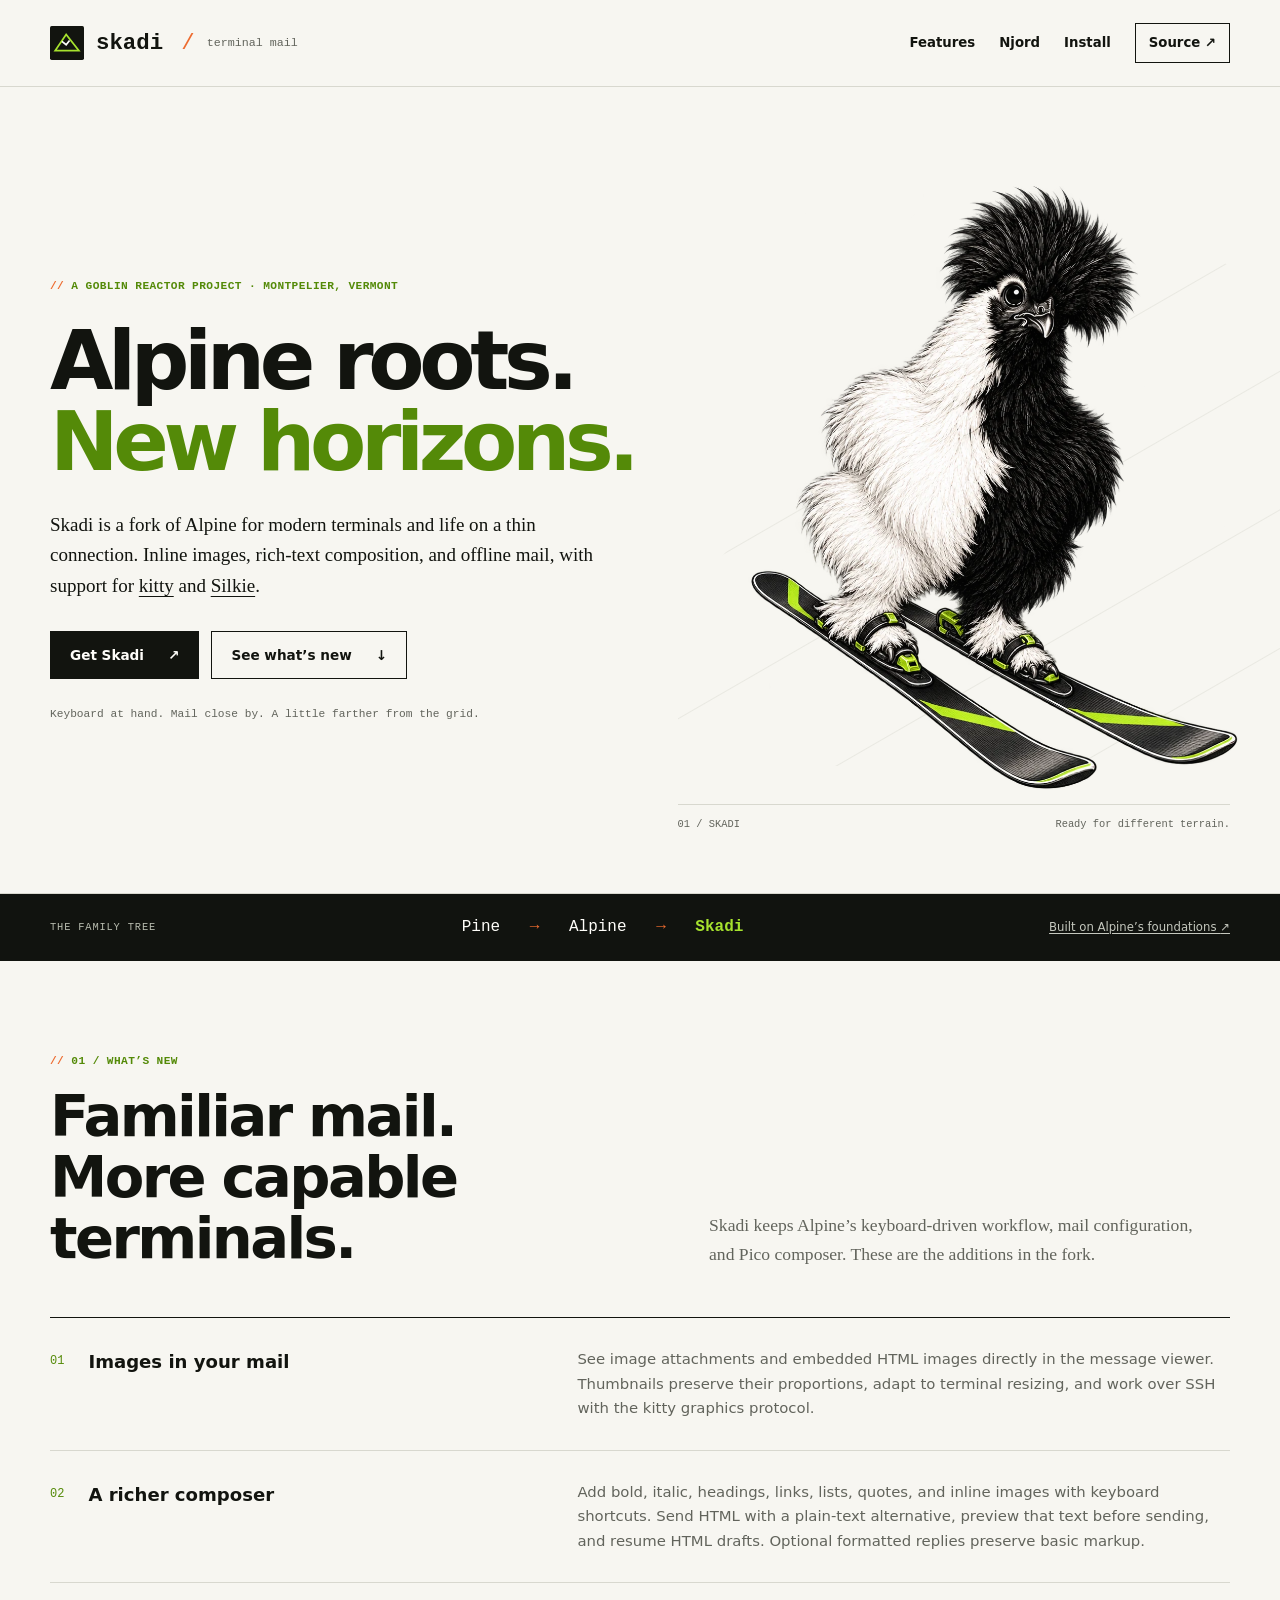
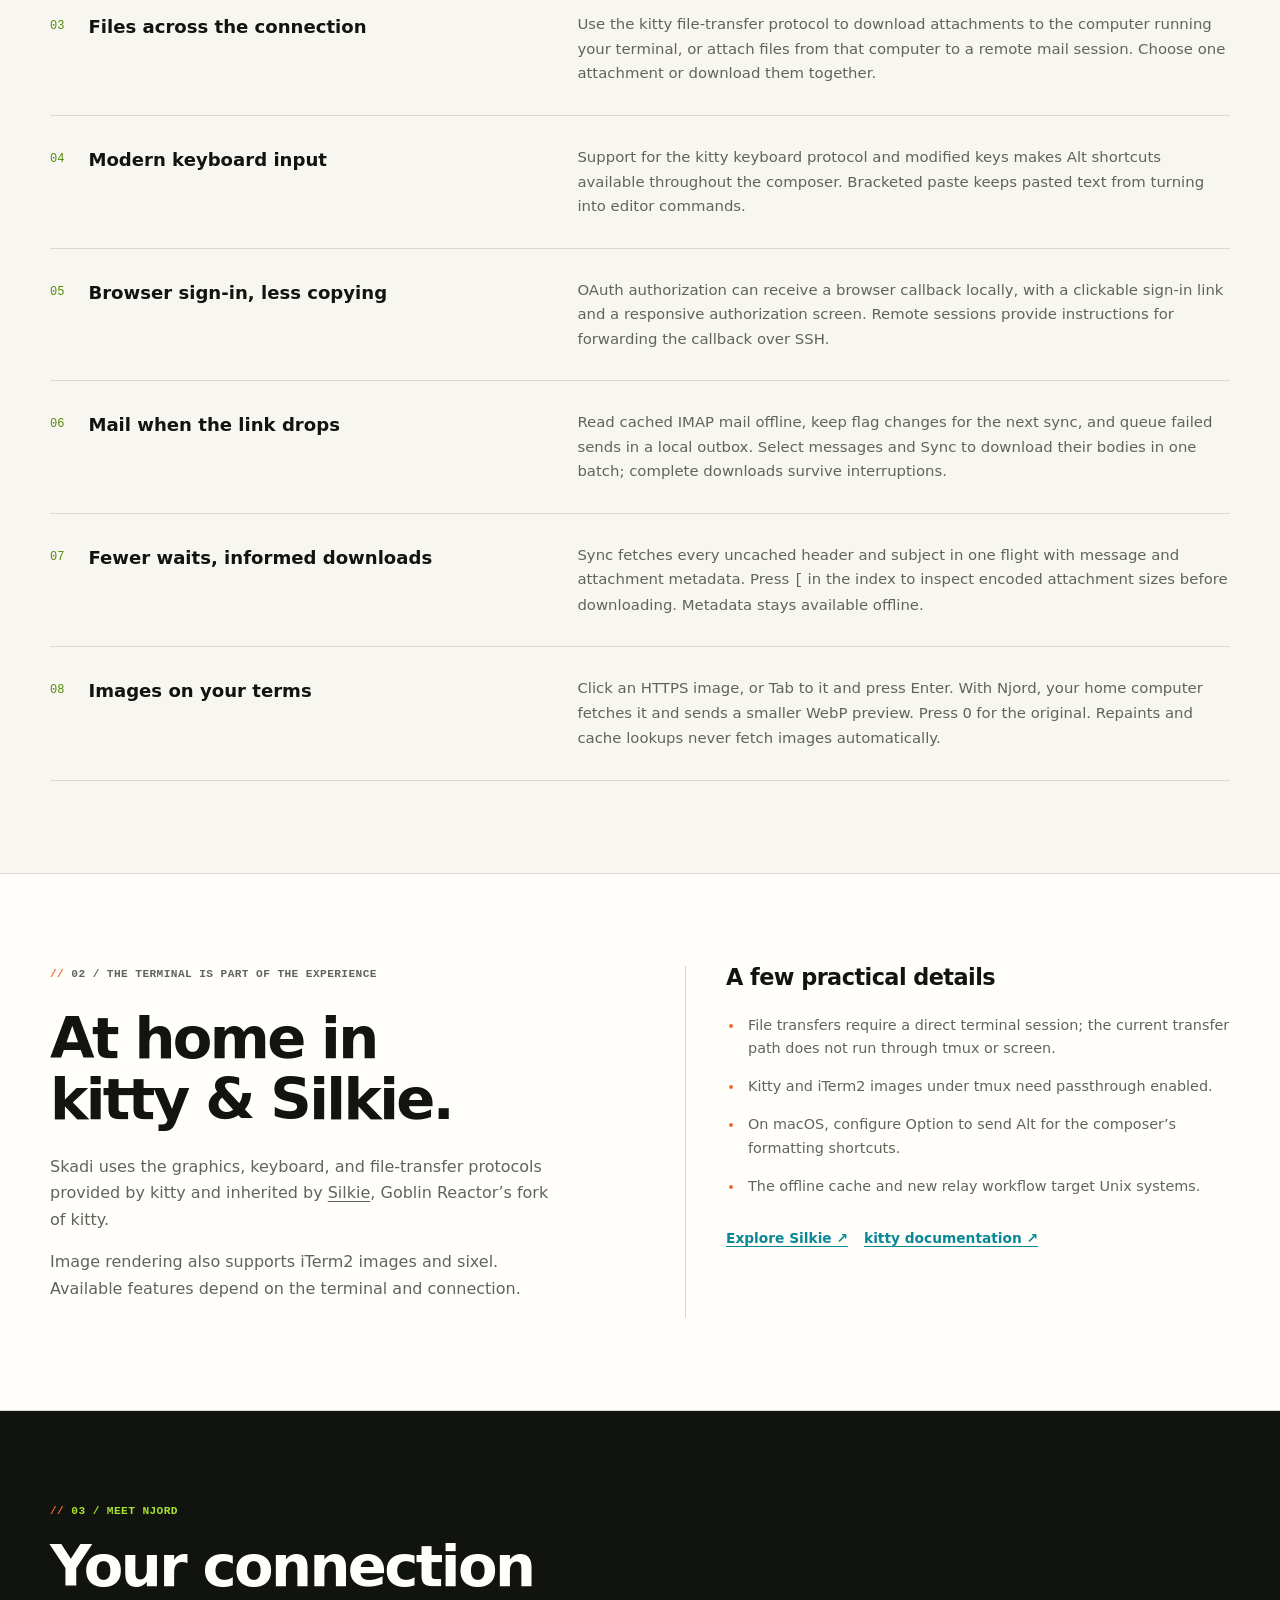
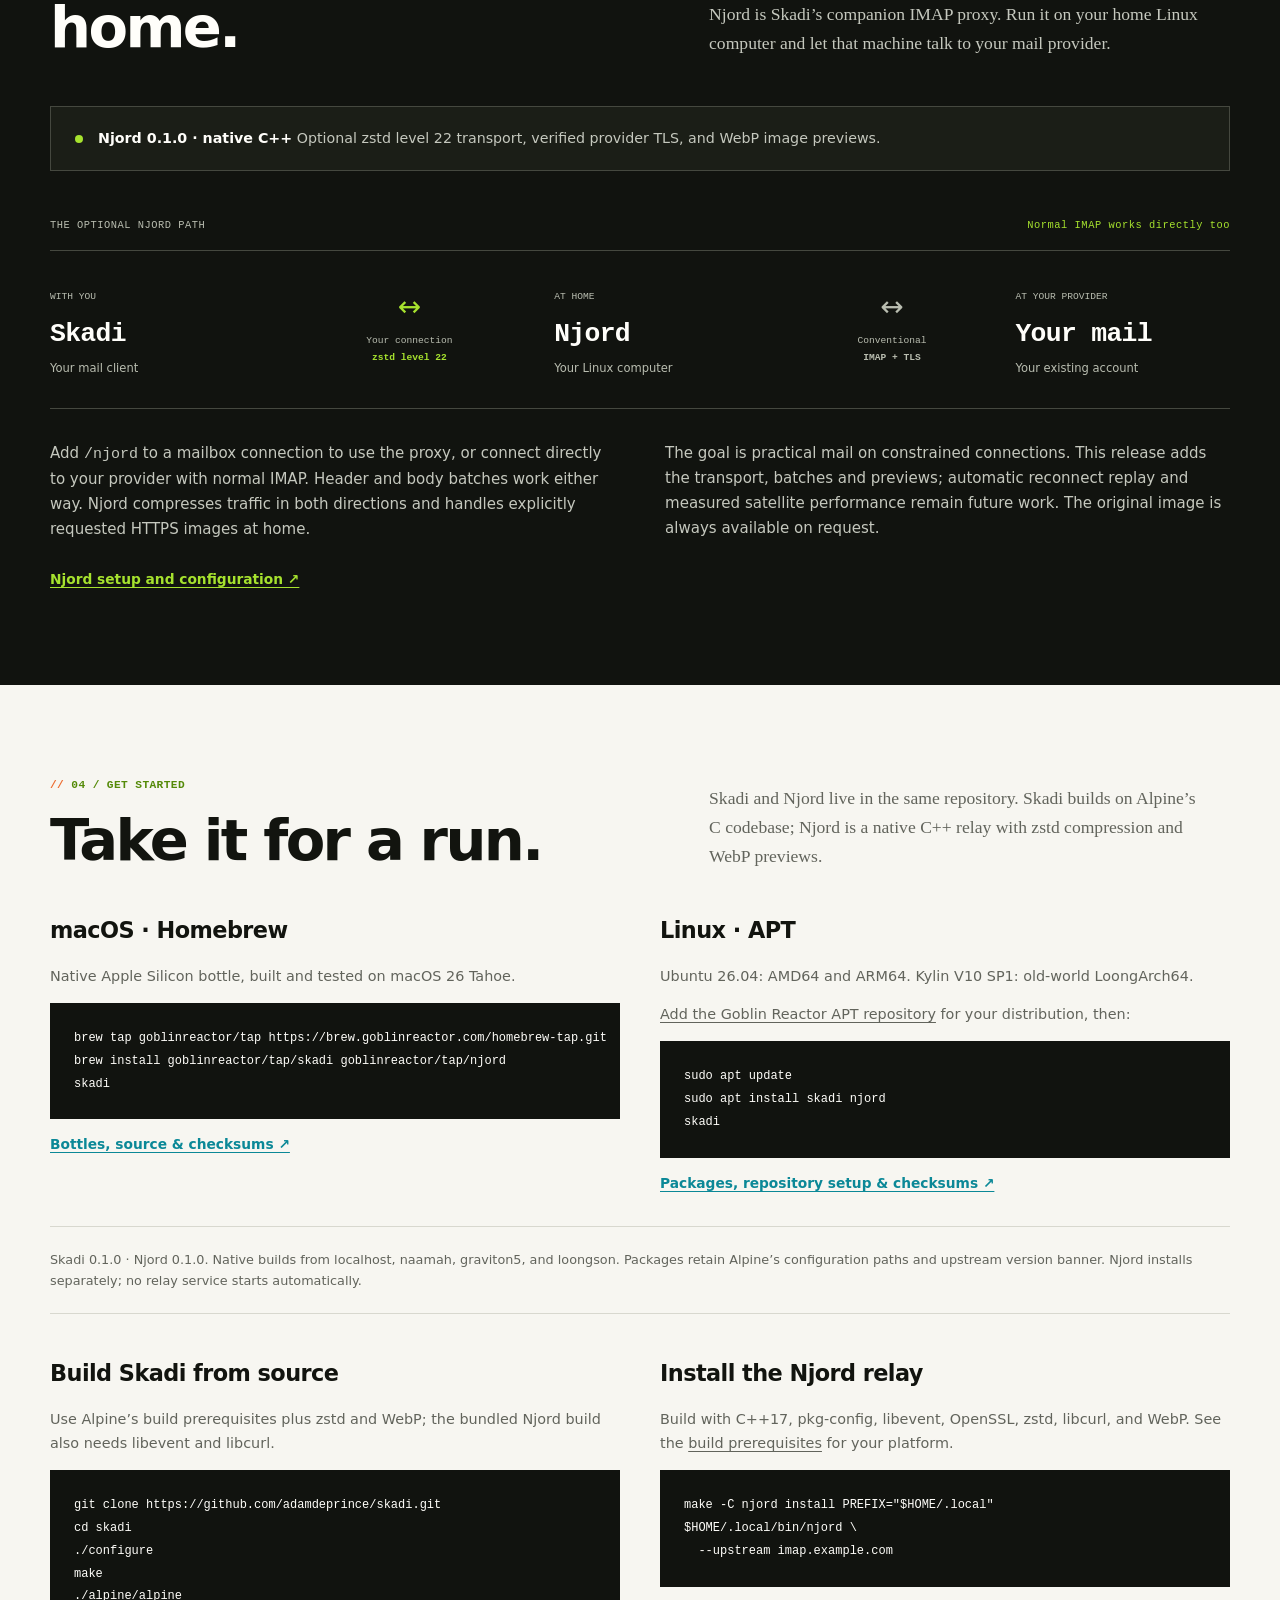
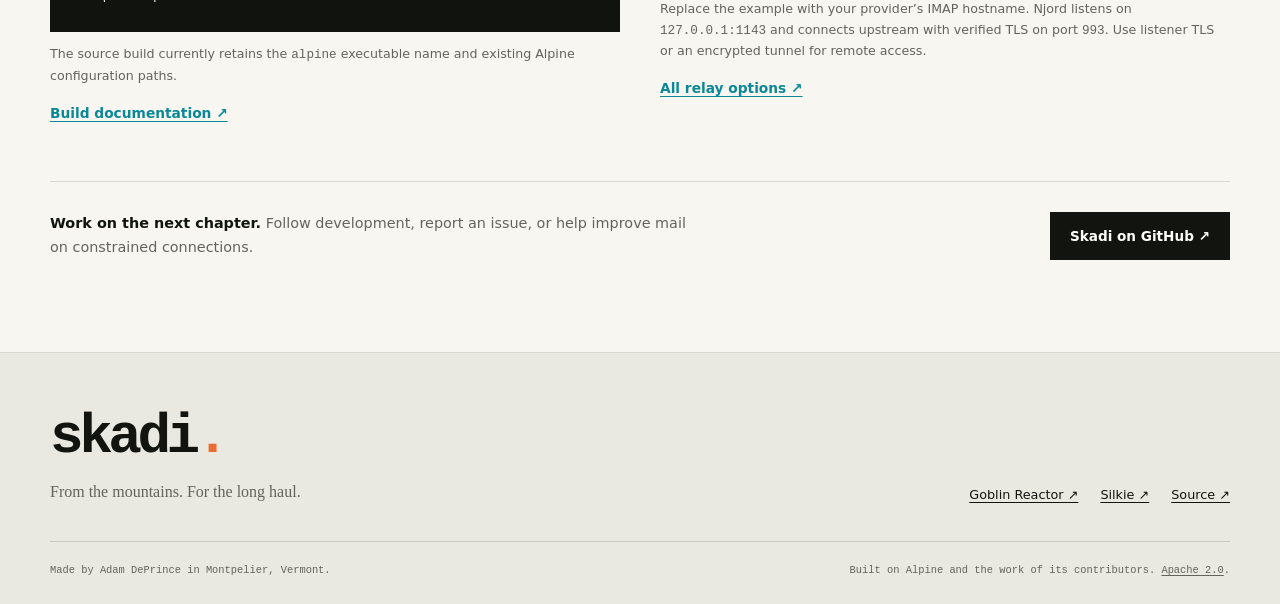
<file: html/index.html>
<!doctype html>
<html lang="en">
<head>
  <meta charset="utf-8">
  <meta name="viewport" content="width=device-width, initial-scale=1">
  <meta name="theme-color" content="#f7f6f1">
  <meta name="description" content="Skadi is a fork of Alpine with kitty and Silkie support, inline images, HTML composition, offline mail, and Njord, its companion IMAP proxy.">
  <link rel="canonical" href="https://xn--skai-dqa.goblinreactor.com/">
  <link rel="icon" href="assets/mark.svg" type="image/svg+xml">
  <link rel="stylesheet" href="style.css">
  <title>Skadi — Alpine roots. New horizons.</title>
</head>
<body>
  <a class="skip-link" href="#main">Skip to content</a>
  <header class="site-header">
    <nav class="wrap navigation" aria-label="Main navigation">
      <a class="brand" href="./" aria-label="Skadi home"><img src="assets/mark.svg" alt="" width="34" height="34">skadi<span class="brand-divider">/</span><span class="brand-description">terminal mail</span></a>
      <div class="nav-links"><a href="#features">Features</a><a href="#njord">Njord</a><a href="#install">Install</a><a class="source-link" href="https://github.com/adamdeprince/skadi">Source <span aria-hidden="true">↗</span></a></div>
    </nav>
  </header>
  <main id="main">
    <section class="hero">
      <div class="wrap hero-layout">
        <div class="hero-text">
          <p class="eyebrow">A Goblin Reactor project · Montpelier, Vermont</p>
          <h1>Alpine roots.<br><span>New horizons.</span></h1>
          <p class="hero-copy"><strong>Skadi is a fork of Alpine for modern terminals and life on a thin connection.</strong> Inline images, rich-text composition, and offline mail, with support for <a href="https://sw.kovidgoyal.net/kitty/">kitty</a> and <a href="https://silkie.goblinreactor.com/">Silkie</a>.</p>
          <div class="actions"><a class="button primary" href="#install">Get Skadi <span aria-hidden="true">↗</span></a><a class="button" href="#features">See what’s new <span aria-hidden="true">↓</span></a></div>
          <p class="hero-footnote">Keyboard at hand. Mail close by. A little farther from the grid.</p>
        </div>
        <figure class="mascot">
          <div class="mountain-lines" aria-hidden="true"></div>
          <picture><source srcset="assets/goblin-on-skis.webp" type="image/webp"><img src="assets/goblin-on-skis.png" alt="The fluffy black-and-white Goblin Reactor silkie chicken on a pair of skis." width="1280" height="1280" fetchpriority="high"></picture>
          <figcaption><span>01 / SKADI</span><span>Ready for different terrain.</span></figcaption>
        </figure>
      </div>
    </section>

    <div class="lineage"><div class="wrap lineage-inner"><span>THE FAMILY TREE</span><p>Pine <span aria-hidden="true">→</span> Alpine <span aria-hidden="true">→</span> <strong>Skadi</strong></p><a href="https://repo.or.cz/alpine.git">Built on Alpine’s foundations <span aria-hidden="true">↗</span></a></div></div>

    <section class="section wrap" id="features" aria-labelledby="features-title">
      <div class="section-heading"><div><p class="eyebrow">01 / What’s new</p><h2 id="features-title">Familiar mail.<br>More capable terminals.</h2></div><p class="section-intro">Skadi keeps Alpine’s keyboard-driven workflow, mail configuration, and Pico composer. These are the additions in the fork.</p></div>
      <dl class="feature-list">
        <div class="feature"><dt><span class="number">01</span>Images in your mail</dt><dd>See image attachments and embedded HTML images directly in the message viewer. Thumbnails preserve their proportions, adapt to terminal resizing, and work over SSH with the kitty graphics protocol.</dd></div>
        <div class="feature"><dt><span class="number">02</span>A richer composer</dt><dd>Add bold, italic, headings, links, lists, quotes, and inline images with keyboard shortcuts. Send HTML with a plain-text alternative, preview that text before sending, and resume HTML drafts. Optional formatted replies preserve basic markup.</dd></div>
        <div class="feature"><dt><span class="number">03</span>Files across the connection</dt><dd>Use the kitty file-transfer protocol to download attachments to the computer running your terminal, or attach files from that computer to a remote mail session. Choose one attachment or download them together.</dd></div>
        <div class="feature"><dt><span class="number">04</span>Modern keyboard input</dt><dd>Support for the kitty keyboard protocol and modified keys makes Alt shortcuts available throughout the composer. Bracketed paste keeps pasted text from turning into editor commands.</dd></div>
        <div class="feature"><dt><span class="number">05</span>Browser sign-in, less copying</dt><dd>OAuth authorization can receive a browser callback locally, with a clickable sign-in link and a responsive authorization screen. Remote sessions provide instructions for forwarding the callback over SSH.</dd></div>
        <div class="feature"><dt><span class="number">06</span>Mail when the link drops</dt><dd>Read cached IMAP mail offline, keep flag changes for the next sync, and queue failed sends in a local outbox. Select messages and Sync to download their bodies in one batch; complete downloads survive interruptions.</dd></div>
        <div class="feature"><dt><span class="number">07</span>Fewer waits, informed downloads</dt><dd>Sync fetches every uncached header and subject in one flight with message and attachment metadata. Press <kbd>[</kbd> in the index to inspect encoded attachment sizes before downloading. Metadata stays available offline.</dd></div>
        <div class="feature"><dt><span class="number">08</span>Images on your terms</dt><dd>Click an HTTPS image, or Tab to it and press Enter. With Njord, your home computer fetches it and sends a smaller WebP preview. Press <kbd>O</kbd> for the original. Repaints and cache lookups never fetch images automatically.</dd></div>
      </dl>
    </section>

    <section class="terminals section" id="terminals" aria-labelledby="terminals-title">
      <div class="wrap terminal-layout">
        <div><p class="eyebrow">02 / The terminal is part of the experience</p><h2 id="terminals-title">At home in<br>kitty &amp; Silkie.</h2><p>Skadi uses the graphics, keyboard, and file-transfer protocols provided by kitty and inherited by <a href="https://silkie.goblinreactor.com/">Silkie</a>, Goblin Reactor’s fork of kitty.</p><p>Image rendering also supports iTerm2 images and sixel. Available features depend on the terminal and connection.</p></div>
        <div class="terminal-notes"><h3>A few practical details</h3><ul><li>File transfers require a direct terminal session; the current transfer path does not run through tmux or screen.</li><li>Kitty and iTerm2 images under tmux need passthrough enabled.</li><li>On macOS, configure Option to send Alt for the composer’s formatting shortcuts.</li><li>The offline cache and new relay workflow target Unix systems.</li></ul><div class="text-links"><a href="https://silkie.goblinreactor.com/">Explore Silkie ↗</a><a href="https://sw.kovidgoyal.net/kitty/">kitty documentation ↗</a></div></div>
      </div>
    </section>

    <section class="njord section" id="njord" aria-labelledby="njord-title">
      <div class="wrap">
        <div class="section-heading"><div><p class="eyebrow">03 / Meet Njord</p><h2 id="njord-title">Your connection home.</h2></div><p class="section-intro">Njord is Skadi’s companion IMAP proxy. Run it on your home Linux computer and let that machine talk to your mail provider.</p></div>
        <div class="status-note"><span class="status-dot" aria-hidden="true"></span><p><strong>Njord 0.1.0 · native C++</strong> Optional zstd level 22 transport, verified provider TLS, and WebP image previews.</p></div>
        <figure class="route"><figcaption>THE OPTIONAL NJORD PATH <span>Normal IMAP works directly too</span></figcaption><div class="route-flow"><div class="route-stop"><span>WITH YOU</span><h3>Skadi</h3><p>Your mail client</p></div><div class="route-link constrained"><span aria-hidden="true">↔</span><p>Your connection<br><strong>zstd level 22</strong></p></div><div class="route-stop"><span>AT HOME</span><h3>Njord</h3><p>Your Linux computer</p></div><div class="route-link"><span aria-hidden="true">↔</span><p>Conventional<br><strong>IMAP + TLS</strong></p></div><div class="route-stop"><span>AT YOUR PROVIDER</span><h3>Your mail</h3><p>Your existing account</p></div></div></figure>
        <div class="njord-details"><p>Add <code>/njord</code> to a mailbox connection to use the proxy, or connect directly to your provider with normal IMAP. Header and body batches work either way. Njord compresses traffic in both directions and handles explicitly requested HTTPS images at home.</p><p>The goal is practical mail on constrained connections. This release adds the transport, batches and previews; automatic reconnect replay and measured satellite performance remain future work. The original image is always available on request.</p></div>
        <a class="text-link" href="https://github.com/adamdeprince/skadi/blob/kitty-inline-images/njord/README.md">Njord setup and configuration ↗</a>
      </div>
    </section>

    <section class="section wrap" id="install" aria-labelledby="install-title">
      <div class="section-heading"><div><p class="eyebrow">04 / Get started</p><h2 id="install-title">Take it for a run.</h2></div><p class="section-intro">Skadi and Njord live in the same repository. Skadi builds on Alpine’s C codebase; Njord is a native C++ relay with zstd compression and WebP previews.</p></div>
      <div class="install-grid package-install">
        <article><h3>macOS · Homebrew</h3><p>Native Apple Silicon bottle, built and tested on macOS 26 Tahoe.</p><pre><code>brew tap goblinreactor/tap https://brew.goblinreactor.com/homebrew-tap.git
brew install goblinreactor/tap/skadi goblinreactor/tap/njord
skadi</code></pre><a class="text-link" href="https://brew.goblinreactor.com/">Bottles, source &amp; checksums ↗</a></article>
        <article><h3>Linux · APT</h3><p>Ubuntu 26.04: AMD64 and ARM64. Kylin V10 SP1: old-world LoongArch64.</p><p><a href="https://apt.goblinreactor.com/#set-up-apt-on-debian-or-ubuntu">Add the Goblin Reactor APT repository</a> for your distribution, then:</p><pre><code>sudo apt update
sudo apt install skadi njord
skadi</code></pre><a class="text-link" href="https://apt.goblinreactor.com/">Packages, repository setup &amp; checksums ↗</a></article>
      </div>
      <p class="package-note">Skadi 0.1.0 · Njord 0.1.0. Native builds from localhost, naamah, graviton5, and loongson. Packages retain Alpine’s configuration paths and upstream version banner. Njord installs separately; no relay service starts automatically.</p>
      <div class="install-grid">
        <article><h3>Build Skadi from source</h3><p>Use Alpine’s build prerequisites plus zstd and WebP; the bundled Njord build also needs libevent and libcurl.</p><pre><code>git clone https://github.com/adamdeprince/skadi.git
cd skadi
./configure
make
./alpine/alpine</code></pre><p class="small">The source build currently retains the <code>alpine</code> executable name and existing Alpine configuration paths.</p><a class="text-link" href="https://github.com/adamdeprince/skadi/blob/kitty-inline-images/README">Build documentation ↗</a></article>
        <article><h3>Install the Njord relay</h3><p>Build with C++17, pkg-config, libevent, OpenSSL, zstd, libcurl, and WebP. See the <a href="https://github.com/adamdeprince/skadi/blob/kitty-inline-images/njord/README.md#install">build prerequisites</a> for your platform.</p><pre><code>make -C njord install PREFIX="$HOME/.local"
$HOME/.local/bin/njord \
  --upstream imap.example.com</code></pre><p class="small">Replace the example with your provider’s IMAP hostname. Njord listens on <code>127.0.0.1:1143</code> and connects upstream with verified TLS on port <code>993</code>. Use listener TLS or an encrypted tunnel for remote access.</p><a class="text-link" href="https://github.com/adamdeprince/skadi/blob/kitty-inline-images/njord/README.md">All relay options ↗</a></article>
      </div>
      <div class="contribute"><p><strong>Work on the next chapter.</strong> Follow development, report an issue, or help improve mail on constrained connections.</p><a class="button primary" href="https://github.com/adamdeprince/skadi">Skadi on GitHub ↗</a></div>
    </section>
  </main>
  <footer><div class="wrap footer-main"><div><a class="footer-brand" href="./">skadi<span aria-hidden="true">.</span></a><p>From the mountains. For the long haul.</p></div><div class="footer-links"><a href="https://goblinreactor.com/">Goblin Reactor ↗</a><a href="https://silkie.goblinreactor.com/">Silkie ↗</a><a href="https://github.com/adamdeprince/skadi">Source ↗</a></div></div><div class="wrap footer-bottom"><p>Made by Adam DePrince in Montpelier, Vermont.</p><p>Built on Alpine and the work of its contributors. <a href="https://github.com/adamdeprince/skadi/blob/kitty-inline-images/LICENSE">Apache 2.0</a>.</p></div></footer>
</body>
</html>
</file>
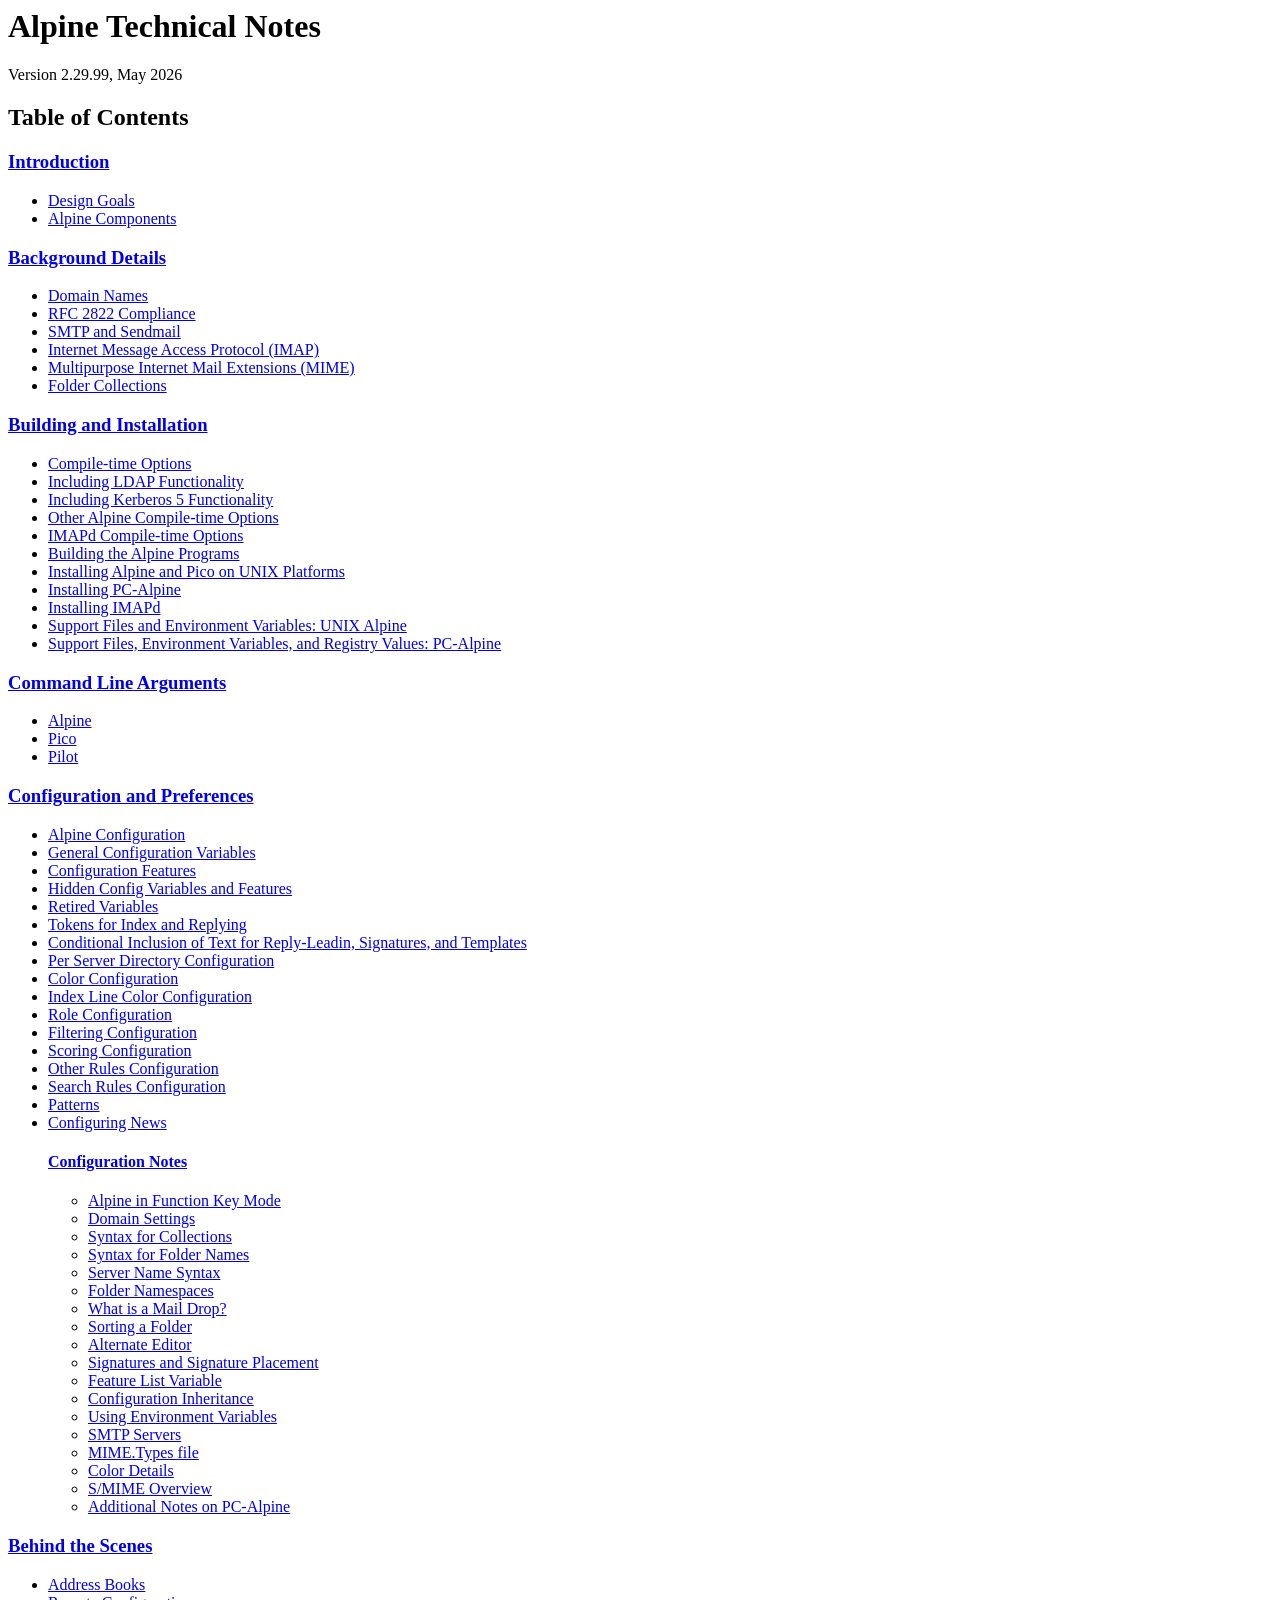
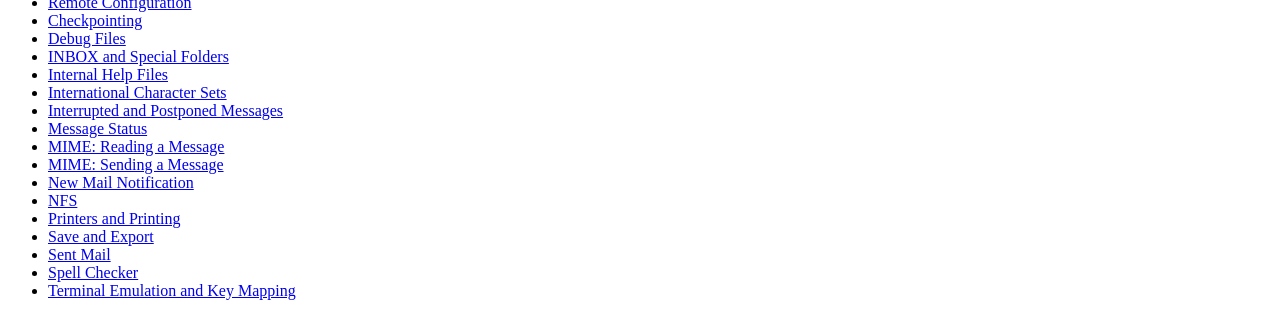
<file: doc/tech-notes/index.html>
<HTML>
<HEAD><TITLE>Alpine Technical Notes</TITLE></HEAD>
<BODY>
<H1>Alpine Technical Notes</H1>
 
Version 2.29.99, May 2026

<H2><A NAME="TOC">Table of Contents</A></H2><P>

<H3><A HREF="introduction.html">Introduction</A></H3>

<UL>
<LI><A HREF="introduction.html#design">Design Goals</A><BR>
<LI><A HREF="introduction.html#components">Alpine Components</A><BR>
</UL>

<H3><A HREF="background.html">Background Details</A></H3>

<UL>
<LI><A HREF="background.html#DNS">Domain Names</A><BR>
<LI><A HREF="background.html#rfc2822">RFC 2822 Compliance</A><BR>
<LI><A HREF="background.html#SMTP">SMTP and Sendmail</A><BR>
<LI><A HREF="background.html#IMAP">Internet Message Access Protocol (IMAP)</A><BR>
<LI><A HREF="background.html#MIME">Multipurpose Internet Mail Extensions (MIME)</A><BR>
<LI><A HREF="background.html#collections">Folder Collections</A><BR>
</UL>

<H3><A HREF="installation.html">Building and Installation</A></H3>

<UL>
<LI><A HREF="installation.html#compile">Compile-time Options</A><BR>
<LI><A HREF="installation.html#ldap-compile">Including LDAP Functionality</A><BR>
<LI><A HREF="installation.html#krb5-compile">Including Kerberos 5 Functionality</A><BR>
<LI><A HREF="installation.html#pine-compile">Other Alpine Compile-time Options</A><BR>
<LI><A HREF="installation.html#imapd-compile">IMAPd Compile-time Options</A><BR>
<LI><A HREF="installation.html#build">Building the Alpine Programs</A><BR>
<LI><A HREF="installation.html#install-unix">Installing Alpine and Pico on UNIX Platforms</A><BR>
<LI><A HREF="installation.html#install-pc">Installing PC-Alpine</A><BR>
<LI><A HREF="installation.html#install-imapd">Installing IMAPd</A><BR>
<LI><A HREF="installation.html#files-unix">Support Files and Environment Variables:  UNIX Alpine</A><BR>
<LI><A HREF="installation.html#files-pc">Support Files, Environment Variables, and Registry Values:  PC-Alpine</A><BR>
</UL>

<H3><A HREF="cmd-line.html">Command Line Arguments</A></H3>

<UL>
<LI><A HREF="cmd-line.html#alpine">Alpine</A><BR>
<LI><A HREF="cmd-line.html#pico">Pico</A><BR>
<LI><A HREF="cmd-line.html#pilot">Pilot</A><BR>
</UL>

<H3><A HREF="config.html">Configuration and Preferences</A></H3>

<UL>
<LI><A HREF="config.html#pine-conf">Alpine Configuration</A><BR>
<LI><A HREF="config.html#gen-conf">General Configuration Variables</A><BR>
<LI><A HREF="config.html#features-conf">Configuration Features</A><BR>
<LI><A HREF="config.html#hidden-config">Hidden Config Variables and Features</A><BR>
<LI><A HREF="config.html#ret-var">Retired Variables</A><BR>
<LI><A HREF="config.html#index-tokens">Tokens for Index and Replying</A><BR>
<LI><A HREF="config.html#reply-token-conditionals">Conditional Inclusion of Text for Reply-Leadin, Signatures, and Templates</A><BR>
<LI><A HREF="config.html#per-server-ldap-config">Per Server Directory Configuration</A><BR>
<LI><A HREF="config.html#color-config">Color Configuration</A><BR>
<LI><A HREF="config.html#index-color-config">Index Line Color Configuration</A><BR>
<LI><A HREF="config.html#role-config">Role Configuration</A><BR>
<LI><A HREF="config.html#filter-config">Filtering Configuration</A><BR>
<LI><A HREF="config.html#scoring-config">Scoring Configuration</A><BR>
<LI><A HREF="config.html#other-config">Other Rules Configuration</A><BR>
<LI><A HREF="config.html#search-rules-config">Search Rules Configuration</A><BR>
<LI><A HREF="config.html#patterns-section">Patterns</A><BR>
<LI><A HREF="config.html#configuring-news">Configuring News</A><BR>

<H4><A HREF="config-notes.html">Configuration Notes</A></H4>

<UL>
<LI><A HREF="config-notes.html#fkey">Alpine in Function Key Mode</A><BR>
<LI><A HREF="config-notes.html#domain">Domain Settings</A><BR>
<LI><A HREF="config-notes.html#collections">Syntax for Collections</A><BR>
<LI><A HREF="config-notes.html#remote-folders">Syntax for Folder Names</A><BR>
<LI><A HREF="config-notes.html#server-name-syntax">Server Name Syntax</A><BR>
<LI><A HREF="config-notes.html#folder-namespaces">Folder Namespaces</A><BR>
<LI><A HREF="config-notes.html#maildrop">What is a Mail Drop?</A><BR>
<LI><A HREF="config-notes.html#sorting">Sorting a Folder</A><BR>
<LI><A HREF="config-notes.html#alt-ed">Alternate Editor</A><BR>
<LI><A HREF="config-notes.html#signature">Signatures and Signature Placement</A><BR>
<LI><A HREF="config-notes.html#feature-list">Feature List Variable</A><BR>
<LI><A HREF="config-notes.html#config-inheritance">Configuration Inheritance</A><BR>
<LI><A HREF="config-notes.html#env-variables">Using Environment Variables</A><BR>
<LI><A HREF="config-notes.html#smtp-server">SMTP Servers</A><BR>
<LI><A HREF="config-notes.html#mime.types">MIME.Types file</A><BR>
<LI><A HREF="config-notes.html#color-config-notes">Color Details</A><BR>
<LI><A HREF="config-notes.html#smime-general">S/MIME Overview</A><BR>
<LI><A HREF="config-notes.html#pc-notes">Additional Notes on PC-Alpine</A><BR>
</UL>

</UL>

<H3><A HREF="low-level.html">Behind the Scenes</A></H3>

<UL>
<LI><A HREF="low-level.html#addrbook">Address Books</A><BR>
<LI><A HREF="low-level.html#remote-config">Remote Configuration</A><BR>
<LI><A HREF="low-level.html#checkpoint">Checkpointing</A><BR>
<LI><A HREF="low-level.html#debug">Debug Files</A><BR>
<LI><A HREF="low-level.html#INBOX">INBOX and Special Folders</A><BR>
<LI><A HREF="low-level.html#help">Internal Help Files</A><BR>
<LI><A HREF="low-level.html#char-set">International Character Sets</A><BR>
<LI><A HREF="low-level.html#interrupt">Interrupted and Postponed Messages</A><BR>
<LI><A HREF="low-level.html#status">Message Status</A><BR>
<LI><A HREF="low-level.html#MIME-read">MIME:  Reading a Message</A><BR>
<LI><A HREF="low-level.html#MIME-send">MIME:  Sending a Message</A><BR>
<LI><A HREF="low-level.html#new-mail">New Mail Notification</A><BR>
<LI><A HREF="low-level.html#NFS">NFS</A><BR>
<LI><A HREF="low-level.html#print">Printers and Printing</A><BR>
<LI><A HREF="low-level.html#save">Save and Export</A><BR>
<LI><A HREF="low-level.html#sent-mail">Sent Mail</A><BR>
<LI><A HREF="low-level.html#spell">Spell Checker</A><BR>
<LI><A HREF="low-level.html#terminal">Terminal Emulation and Key Mapping</A><BR>
</UL>

</BODY>
</HTML>
</file>
<file: html/style.css>
:root {
  color-scheme: light;
  --ink: #12140f;
  --paper: #f7f6f1;
  --white: #fffefa;
  --muted: #62645c;
  --line: #d8d8cf;
  --acid: #a6e22e;
  --acid-dark: #548a08;
  --cyan: #0b8897;
  --orange: #ed6b2f;
  --dark: #11130f;
  --dark-soft: #1b1e17;
  --mono: "SFMono-Regular", Consolas, "Liberation Mono", monospace;
  --sans: Inter, ui-sans-serif, system-ui, -apple-system, BlinkMacSystemFont, "Segoe UI", sans-serif;
  --serif: Georgia, "Times New Roman", serif;
}
* { box-sizing: border-box; }
html { scroll-behavior: smooth; scroll-padding-top: 2rem; }
body { margin: 0; background: var(--paper); color: var(--ink); font: 16px/1.65 var(--sans); }
a { color: inherit; text-underline-offset: .2em; }
a:hover { color: var(--acid-dark); }
a:focus-visible { outline: 3px solid var(--cyan); outline-offset: 5px; }
img { display: block; max-width: 100%; height: auto; }
h1, h2, h3, p { margin-top: 0; }
h1, h2, h3 { line-height: 1.06; }
h2 { margin-bottom: 0; font-size: clamp(2.2rem, 4.5vw, 4rem); letter-spacing: -.045em; font-weight: 850; }
h3 { font-size: 1.4rem; letter-spacing: -.025em; }
code, pre { font-family: var(--mono); }
code { overflow-wrap: anywhere; }
.wrap { width: min(1180px, calc(100% - 64px)); margin-inline: auto; }
.skip-link { position: fixed; top: 8px; left: 8px; z-index: 20; transform: translateY(-160%); padding: 8px 16px; background: var(--white); border: 1px solid var(--ink); }
.skip-link:focus { transform: none; }
.site-header { border-bottom: 1px solid var(--line); }
.navigation { min-height: 86px; display: flex; align-items: center; justify-content: space-between; gap: 24px; }
.brand { display: flex; align-items: center; gap: 12px; font: 800 1.4rem var(--mono); text-decoration: none; }
.brand-divider { color: var(--orange); font-weight: 400; margin-left: 6px; }
.brand-description { font-size: .73rem; font-weight: 400; color: var(--muted); }
.nav-links { display: flex; flex-wrap: wrap; gap: 24px; align-items: center; font-size: .83rem; font-weight: 700; }
.nav-links a { text-decoration: none; }
.source-link { border: 1px solid var(--ink); padding: 8px 13px; }
.hero { overflow: hidden; border-bottom: 1px solid var(--line); }
.hero-layout { display: grid; grid-template-columns: 1.1fr 1fr; gap: 20px; align-items: center; padding-block: 82px 60px; }
.hero-text { position: relative; z-index: 1; }
.eyebrow { margin-bottom: 24px; color: var(--acid-dark); font: 700 .7rem/1.6 var(--mono); text-transform: uppercase; letter-spacing: .035em; }
.eyebrow::before { content: "// "; color: var(--orange); }
h1 { margin-bottom: 28px; font-size: clamp(3rem, 6.4vw, 5.4rem); line-height: .99; letter-spacing: -.065em; font-weight: 900; }
h1 span { color: var(--acid-dark); }
.hero-copy { max-width: 560px; font: 1.19rem/1.6 var(--serif); }
.hero-copy strong { font-weight: normal; }
.actions { display: flex; flex-wrap: wrap; gap: 12px; margin-top: 30px; }
.button { display: inline-flex; justify-content: center; align-items: center; gap: 24px; border: 1px solid var(--ink); min-height: 48px; padding: 10px 19px; text-decoration: none; font-size: .85rem; font-weight: 750; }
.button:hover { background: var(--acid); color: var(--ink); }
.button.primary { background: var(--ink); color: var(--white); }
.button.primary:hover { background: var(--acid-dark); border-color: var(--acid-dark); }
.hero-footnote { margin: 26px 0 0; color: var(--muted); font: .7rem/1.7 var(--mono); }
.mascot { position: relative; margin: 0; align-self: stretch; display: flex; flex-direction: column; justify-content: center; }
.mascot img { position: relative; width: 115%; max-width: none; margin-left: -5%; }
.mascot figcaption { display: flex; flex-wrap: wrap; justify-content: space-between; gap: 8px; padding-top: 12px; border-top: 1px solid var(--line); color: var(--muted); font: .65rem/1.5 var(--mono); }
.mountain-lines { position: absolute; inset: 10% -20% 10% 0; background: repeating-linear-gradient(150deg, transparent 0 58px, var(--line) 59px, transparent 60px 120px); opacity: .45; clip-path: polygon(0 70%, 35% 20%, 52% 42%, 78% 0, 100% 25%, 100% 100%, 0 100%); }
.lineage { background: var(--dark); color: var(--white); }
.lineage-inner { padding-block: 24px; display: flex; align-items: center; justify-content: space-between; gap: 16px; }
.lineage-inner > span { color: #b9bdb0; font: .65rem var(--mono); letter-spacing: .08em; }
.lineage p { margin: 0; font: 1rem var(--mono); }
.lineage p span { margin: 0 20px; color: var(--orange); }
.lineage strong { color: var(--acid); }
.lineage a { font-size: .73rem; color: #c5c8be; }
.section { padding-block: 92px; }
.section-heading { display: grid; grid-template-columns: 1.15fr 1fr; align-items: end; gap: 60px; margin-bottom: 48px; }
.section-heading .eyebrow { margin-bottom: 15px; }
.section-intro { margin: 0; max-width: 500px; color: var(--muted); font: 1.1rem/1.65 var(--serif); }
.feature-list { margin: 0; border-top: 1px solid var(--ink); }
.feature { display: grid; grid-template-columns: 1fr 1.35fr; gap: 44px; border-bottom: 1px solid var(--line); padding-block: 29px; }
.feature dt { display: flex; gap: 24px; font-size: 1.13rem; font-weight: 750; }
.number { padding-top: 5px; color: var(--acid-dark); font: .75rem/1.6 var(--mono); }
.feature dd { margin: 0; color: var(--muted); font-size: .93rem; }
.terminals { background: var(--white); border-block: 1px solid var(--line); }
.terminal-layout { display: grid; grid-template-columns: 1fr 1fr; gap: 90px; }
.terminal-layout h2 { margin-bottom: 24px; }
.terminal-layout p { max-width: 500px; color: var(--muted); }
.terminal-notes { border-left: 1px solid var(--line); padding-left: 40px; }
.terminal-notes h3 { margin-bottom: 24px; }
.terminal-notes ul { padding-left: 18px; color: var(--muted); font-size: .9rem; }
.terminal-notes li { padding-bottom: 14px; padding-left: 4px; }
.terminal-notes li::marker { color: var(--orange); }
.text-links { display: flex; flex-wrap: wrap; gap: 16px; }
.text-links a, .text-link { color: var(--cyan); font-size: .86rem; font-weight: 750; }
.njord { background: var(--dark); color: var(--white); }
.njord .eyebrow { color: var(--acid); }
.njord .section-intro { color: #c5c8be; }
.status-note { display: flex; align-items: baseline; gap: 15px; padding: 20px 24px; border: 1px solid #45483f; background: var(--dark-soft); }
.status-note p { margin: 0; color: #c5c8be; font-size: .89rem; }
.status-note strong { color: var(--white); }
.status-dot { flex: 0 0 8px; height: 8px; border-radius: 50%; background: var(--acid); }
.route { margin: 46px 0 32px; }
.route figcaption { display: flex; flex-wrap: wrap; gap: 12px; justify-content: space-between; color: #b9bdb0; font: .65rem/1.6 var(--mono); letter-spacing: .05em; padding-bottom: 16px; }
.route figcaption span { color: var(--acid); }
.route-flow { display: grid; grid-template-columns: 1fr 1.2fr 1fr 1fr 1fr; align-items: center; border-block: 1px solid #45483f; padding-block: 30px; gap: 16px; }
.route-stop > span { color: #b9bdb0; font: .6rem/1.6 var(--mono); }
.route-stop h3 { margin: 12px 0 8px; font: 750 1.65rem/1.2 var(--mono); }
.route-stop p { margin: 0; color: #b9bdb0; font-size: .72rem; }
.route-link { text-align: center; }
.route-link > span { display: block; color: #b9bdb0; font-size: 1.75rem; line-height: 1; }
.route-link p { margin: 12px 0 0; color: #b9bdb0; font: .6rem/1.7 var(--mono); }
.constrained > span, .constrained strong { color: var(--acid); }
.njord-details { display: grid; grid-template-columns: 1fr 1fr; gap: 50px; color: #c5c8be; font-size: .94rem; }
.njord > .wrap > .text-link { display: inline-block; margin-top: 12px; color: var(--acid); }
.install-grid { display: grid; grid-template-columns: 1fr 1fr; gap: 40px; }
.install-grid article { min-width: 0; }
.install-grid article > p { color: var(--muted); font-size: .9rem; }
pre { background: var(--dark); color: var(--white); padding: 24px; overflow-x: auto; font-size: .75rem; line-height: 1.9; }
pre code { overflow-wrap: normal; }
.install-grid article > .small { font-size: .79rem; }
.contribute { display: flex; gap: 30px; align-items: center; justify-content: space-between; margin-top: 55px; border-top: 1px solid var(--line); padding-top: 30px; }
.contribute p { margin: 0; max-width: 640px; color: var(--muted); font-size: .9rem; }
.contribute strong { color: var(--ink); }
.contribute .button { flex-shrink: 0; }
footer { padding-block: 56px 26px; background: #e9e8e1; border-top: 1px solid var(--line); }
.footer-main { display: flex; justify-content: space-between; align-items: end; gap: 30px; }
.footer-brand { text-decoration: none; font: 850 3.5rem/1 var(--mono); letter-spacing: -.08em; }
.footer-brand span { color: var(--orange); }
.footer-main p { margin: 14px 0 0; color: var(--muted); font-family: var(--serif); }
.footer-links { display: flex; flex-wrap: wrap; gap: 22px; font-size: .8rem; }
.footer-bottom { display: flex; justify-content: space-between; gap: 25px; border-top: 1px solid #c8c8bf; margin-top: 36px; padding-top: 20px; font: .65rem/1.7 var(--mono); color: var(--muted); }
.footer-bottom p { margin: 0; }
@media (max-width: 950px) {
  .brand-description, .brand-divider { display: none; }
  .hero-layout { padding-block: 60px 46px; }
  .hero-copy { font-size: 1.05rem; }
  .lineage-inner { flex-wrap: wrap; }
  .lineage-inner > a { display: none; }
  .section-heading, .terminal-layout { gap: 40px; }
  .route-flow { grid-template-columns: 1fr; text-align: center; }
  .route-link > span { transform: rotate(90deg); margin-block: 12px; }
  .route-stop { padding-block: 10px; }
}
@media (max-width: 680px) {
  .wrap { width: calc(100% - 36px); }
  .navigation { min-height: 76px; flex-wrap: wrap; justify-content: center; gap: 15px; padding-block: 15px; }
  .brand { font-size: 1.15rem; }
  .nav-links { gap: 18px; font-size: .75rem; }
  .source-link { padding: 5px 8px; }
  .hero-layout { grid-template-columns: 1fr; gap: 28px; padding-block: 40px 30px; }
  h1 { font-size: clamp(2.85rem, 12vw, 4.5rem); }
  .hero-copy { max-width: none; }
  .eyebrow { font-size: .64rem; }
  .mascot { max-width: 440px; width: 100%; justify-self: center; }
  .mascot img { width: 100%; margin: 0; }
  .hero-footnote { margin-top: 20px; }
  .lineage-inner { justify-content: center; padding-block: 20px; }
  .lineage-inner > span { width: 100%; text-align: center; }
  .lineage p span { margin-inline: 15px; }
  .section { padding-block: 60px; }
  .section-heading, .terminal-layout, .njord-details, .install-grid { grid-template-columns: 1fr; gap: 26px; }
  .section-heading { margin-bottom: 32px; }
  .feature { grid-template-columns: 1fr; gap: 12px; padding-block: 24px; }
  .feature dt { gap: 15px; }
  .feature dd { padding-left: 32px; font-size: .9rem; }
  .terminal-notes { border-left: 0; border-top: 1px solid var(--line); padding: 28px 0 0; }
  .status-note { padding: 18px; }
  .njord-details { gap: 0; }
  .contribute, .footer-main, .footer-bottom { flex-direction: column; align-items: flex-start; gap: 22px; }
  pre { padding: 18px; font-size: .68rem; }
  .footer-links { gap: 18px; }
}
@media (prefers-reduced-motion: reduce) { html { scroll-behavior: auto; } }

.package-install { margin-bottom: 30px; }
.package-note { color: var(--muted); font-size: .8rem; margin: 0 0 48px; padding: 22px 0; border-block: 1px solid var(--line); }
</file>
